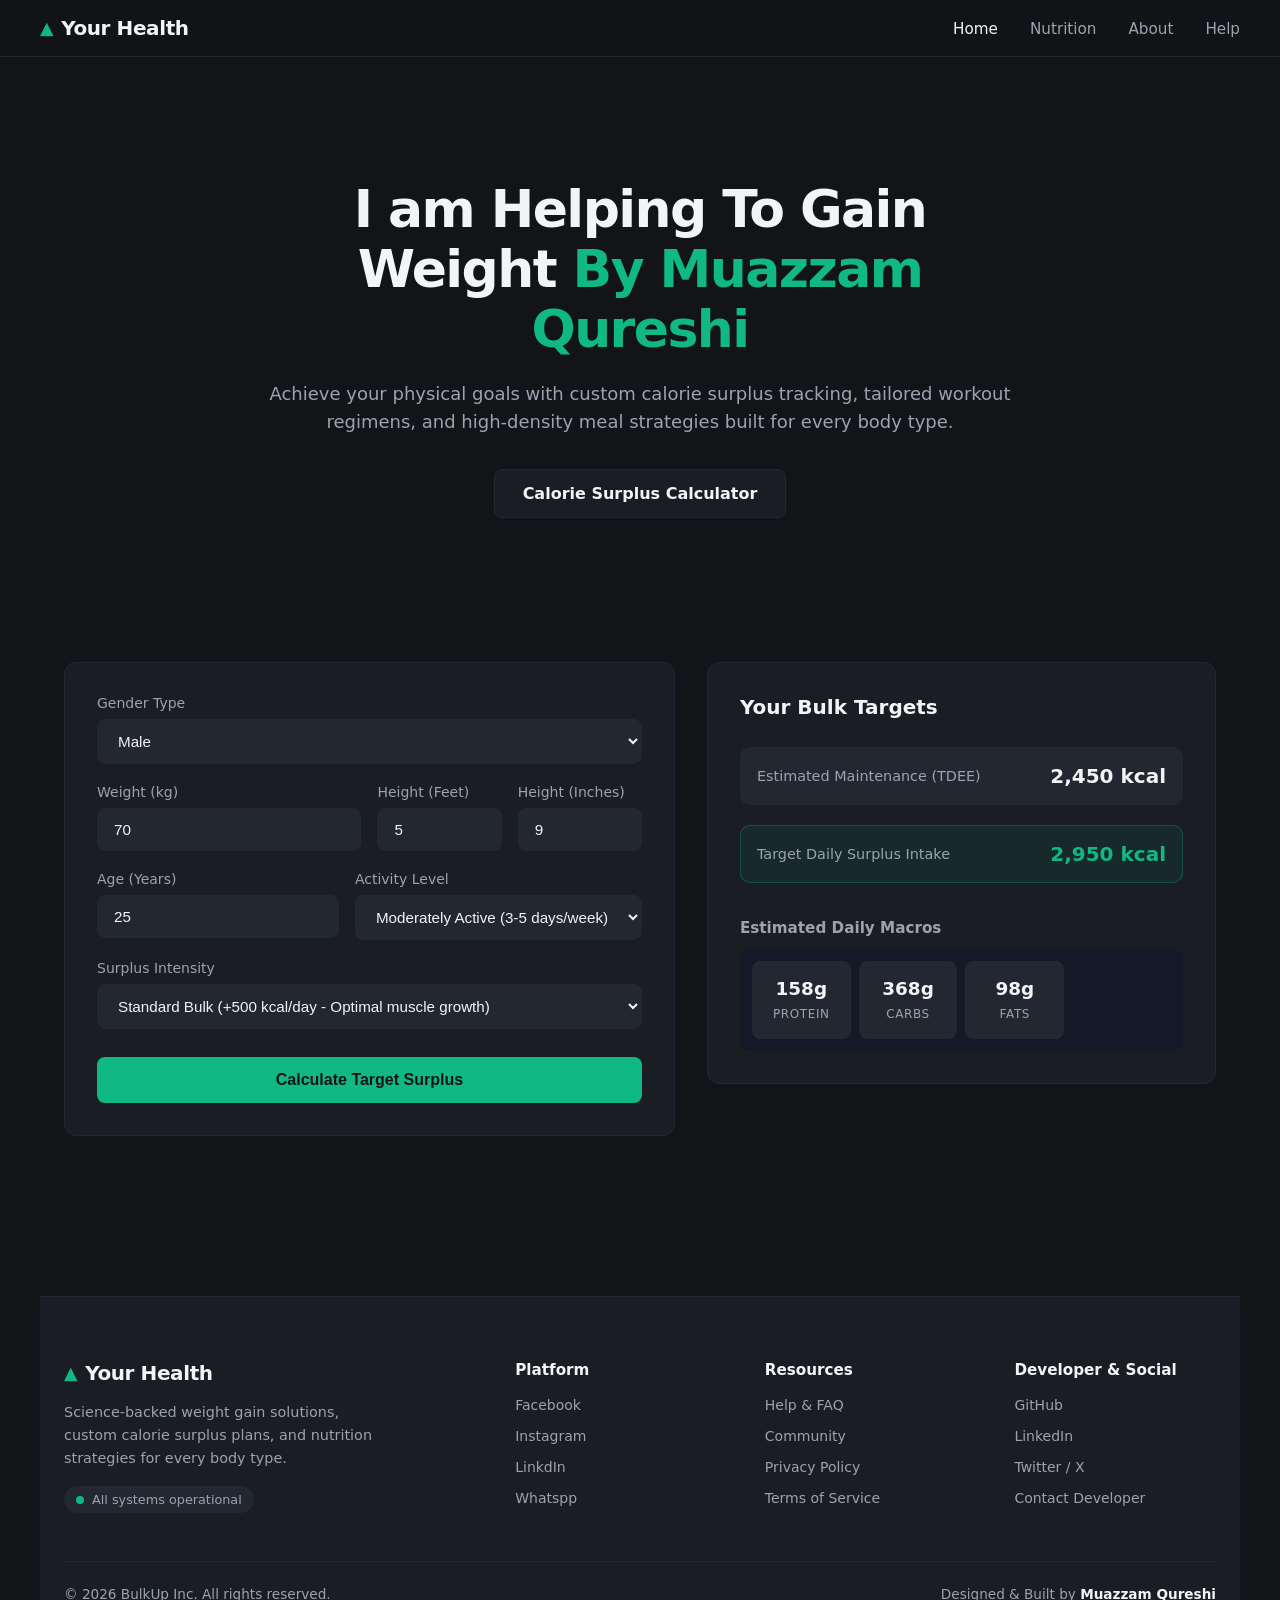
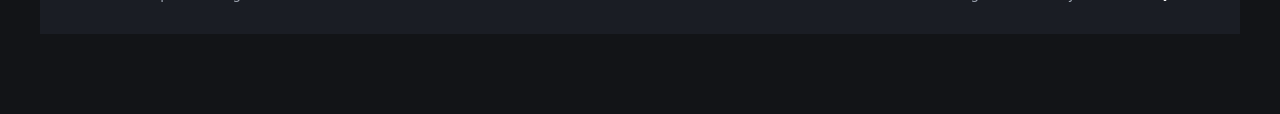
<file: index.html>
<!DOCTYPE html>
<html lang="en">
<head>
    <meta charset="UTF-8">
    <meta name="viewport" content="width=device-width, initial-scale=1.0">
    <link rel="stylesheet" href="style.css">



    <title>The Meals Plan</title>

</head>
<body>
    <header class="navbar-header">
  <nav class="navbar">
    <!-- Brand Logo / Name -->
    <a href="#" class="brand-logo">
      <span class="logo-icon">▲</span>Your Health
    </a>

    <!-- Navigation Links -->
    <ul class="nav-links">
      <li><a href="Home.html" class="nav-link active">Home</a></li>
      <li><a href="Nutrition.html" class="nav-link">Nutrition</a></li>
      <li><a href="About.html" class="nav-link">About</a></li>
      <li><a href="Help.html" class="nav-link">Help</a></li>
    </ul>

    
</header>
<main class="hero-container">
  <!-- Main Banner / Content -->
  <section class="hero-content">
  
    <h1 class="hero-title">
      I am Helping To Gain Weight <span class="highlight">By Muazzam Qureshi</span>
    </h1>
    <p class="hero-description">
      Achieve your physical goals with custom calorie surplus tracking, tailored workout regimens, and high-density meal strategies built for every body type.
    </p>
    <div class="cta-group">

      <a href="#calculator" class="btn-secondary">Calorie Surplus Calculator</a>
    </div>
  </section>
<section id="calculator" class="calc-section">
  <div class="calc-container">
    

    <div class="calc-grid">
      <!-- Input Form Card -->
      <div class="card calc-form">
        <div class="input-group">
          <label for="gender">Gender Type</label>
          <select id="gender" class="form-control">
            <option value="male">Male</option>
            <option value="female">Female</option>
          </select>
        </div>

        <div class="input-row">
          <div class="input-group">
            <label for="weight">Weight (kg)</label>
            <input type="number" id="weight" class="form-control" value="70" min="30" max="250">
          </div>
         <div class="input-row">
          <div class="input-group">
            <label for="height-feet">Height (Feet)</label>
            <input type="number" id="height-feet" class="form-control" value="5" min="3" max="8">
          </div>
          <div class="input-group">
            <label for="height-inches">Height (Inches)</label>
            <input type="number" id="height-inches" class="form-control" value="9" min="0" max="11">
          </div>
        </div>
        </div>

        <div class="input-row">
          <div class="input-group">
            <label for="age">Age (Years)</label>
            <input type="number" id="age" class="form-control" value="25" min="10" max="100">
          </div>
          <div class="input-group">
            <label for="activity">Activity Level</label>
            <select id="activity" class="form-control">
              <option value="1.2">Sedentary (Little/No exercise)</option>
              <option value="1.375">Lightly Active (1-3 days/week)</option>
              <option value="1.55" selected>Moderately Active (3-5 days/week)</option>
              <option value="1.725">Very Active (6-7 days/week)</option>
            </select>
          </div>
        </div>
        <script src="script.js"></script>

        <div class="input-group">
          <label for="surplus-target">Surplus Intensity</label>
          <select id="surplus-target" class="form-control">
            <option value="300">Lean Bulk (+300 kcal/day - Minimal fat gain)</option>
            <option value="500" selected>Standard Bulk (+500 kcal/day - Optimal muscle growth)</option>
            <option value="750">Aggressive Bulk (+750 kcal/day - Rapid mass building)</option>
          </select>
        </div>

        <button type="button" id="calculate-btn" class="btn-primary calc-submit">Calculate Target Surplus</button>
      </div>

      <!-- Results Display Card -->
      <div class="card calc-results">
        <h3>Your Bulk Targets</h3>
        
        <div class="result-box">
          <span class="result-label">Estimated Maintenance (TDEE)</span>
          <span id="res-tdee" class="result-value">2,450 kcal</span>
        </div>

        <div class="result-box highlight-box">
          <span class="result-label">Target Daily Surplus Intake</span>
          <span id="res-surplus" class="result-value">2,950 kcal</span>
        </div>

        <div class="macro-breakdown">
          <h4>Estimated Daily Macros</h4>
          <div class="macro-grid">
            <div class="macro-card">
              <span id="res-protein" class="macro-number">158g</span>
              <span class="macro-name">Protein</span>
            </div>
            <div class="macro-card">
              <span id="res-carbs" class="macro-number">368g</span>
              <span class="macro-name">Carbs</span>
            </div>
            <div class="macro-card">
              <span id="res-fats" class="macro-number">98g</span>
              <span class="macro-name">Fats</span>
            </div>
          </div>
        </div>
      </div>
    </div>
  </div>
</section>
<footer class="footer-container">
  <div class="footer-content">
    <!-- Brand & Mission Column -->
    <div class="footer-brand">
      <a href="#" class="brand-logo">
        <span class="logo-icon">▲</span>Your Health
      </a>
      <p class="brand-description">
        Science-backed weight gain solutions, custom calorie surplus plans, and nutrition strategies for every body type.
      </p>
      <div class="status-indicator">
        <span class="status-dot"></span> All systems operational
      </div>
    </div>

    <!-- Quick Links Column -->
    <div class="footer-column">
      <h4>Platform</h4>
      <ul>
        <li><a href="#home">Facebook</a></li>
        <li><a href="#nutrition">Instagram</a></li>
        <li><a href="#calculator">LinkdIn</a></li>
        <li><a href="#about">Whatspp</a></li>
      </ul>
    </div>

    <!-- Support Column -->
    <div class="footer-column">
      <h4>Resources</h4>
      <ul>
        <li><a href="#help">Help & FAQ</a></li>
        <li><a href="#community">Community</a></li>
        <li><a href="#privacy">Privacy Policy</a></li>
        <li><a href="#terms">Terms of Service</a></li>
      </ul>
    </div>

    <!-- Developer / Connect Column -->
    <div class="footer-column">
      <h4>Developer & Social</h4>
      <ul class="social-links">
        <li><a href="https://github.com" target="_blank" rel="noopener noreferrer">GitHub</a></li>
        <li><a href="https://linkedin.com" target="_blank" rel="noopener noreferrer">LinkedIn</a></li>
        <li><a href="https://twitter.com" target="_blank" rel="noopener noreferrer">Twitter / X</a></li>
        <li><a href="mailto:contact@bulkup.com">Contact Developer</a></li>
      </ul>
    </div>
  </div>

  <!-- Bottom Copyright & Developer Credit -->
  <div class="footer-bottom">
    <p>&copy; 2026 BulkUp Inc. All rights reserved.</p>
    <p class="dev-credit">Designed & Built by <span class="highlight">Muazzam Qureshi</span></p>
  </div>
</footer>
    
</body>
</html>
</file>
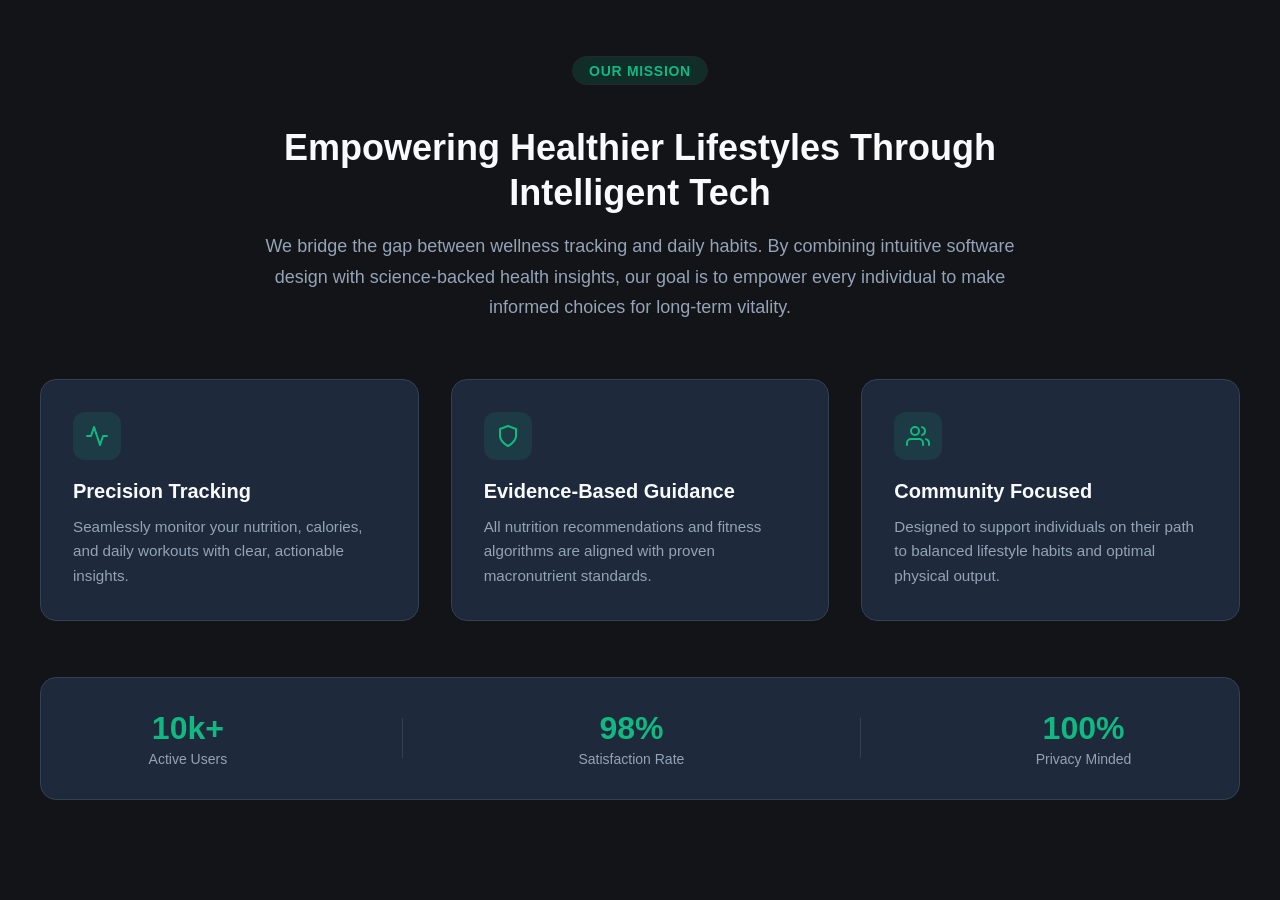
<file: About.html>
<!DOCTYPE html>
<html lang="en">
<head>
    <meta charset="UTF-8">
    <meta name="viewport" content="width=device-width, initial-scale=1.0">
    <title>About</title>
    <link rel="stylesheet" href="style.css">
</head>
<body>
    <section id="about-section" class="about-container">
  <!-- Hero / Header Section -->
  <div class="about-header">
    <span class="badge">Our Mission</span>
    <h2>Empowering Healthier Lifestyles Through Intelligent Tech</h2>
    <p class="about-lead">
      We bridge the gap between wellness tracking and daily habits. By combining intuitive software design with science-backed health insights, our goal is to empower every individual to make informed choices for long-term vitality.
    </p>
  </div>

  <!-- Feature Cards Grid -->
  <div class="about-features-grid">
    <div class="about-card">
      <div class="card-icon">
        <svg xmlns="http://www.w3.org/2000/svg" width="24" height="24" viewBox="0 0 24 24" fill="none" stroke="currentColor" stroke-width="2" stroke-linecap="round" stroke-linejoin="round"><path d="M22 12h-4l-3 9L9 3l-3 9H2"/></svg>
      </div>
      <h3>Precision Tracking</h3>
      <p>Seamlessly monitor your nutrition, calories, and daily workouts with clear, actionable insights.</p>
    </div>

    <div class="about-card">
      <div class="card-icon">
        <svg xmlns="http://www.w3.org/2000/svg" width="24" height="24" viewBox="0 0 24 24" fill="none" stroke="currentColor" stroke-width="2" stroke-linecap="round" stroke-linejoin="round"><path d="M12 22s8-4 8-10V5l-8-3-8 3v7c0 6 8 10 8 10z"/></svg>
      </div>
      <h3>Evidence-Based Guidance</h3>
      <p>All nutrition recommendations and fitness algorithms are aligned with proven macronutrient standards.</p>
    </div>

    <div class="about-card">
      <div class="card-icon">
        <svg xmlns="http://www.w3.org/2000/svg" width="24" height="24" viewBox="0 0 24 24" fill="none" stroke="currentColor" stroke-width="2" stroke-linecap="round" stroke-linejoin="round"><path d="M17 21v-2a4 4 0 0 0-4-4H5a4 4 0 0 0-4 4v2"/><circle cx="9" cy="7" r="4"/><path d="M23 21v-2a4 4 0 0 0-3-3.87"/><path d="M16 3.13a4 4 0 0 1 0 7.75"/></svg>
      </div>
      <h3>Community Focused</h3>
      <p>Designed to support individuals on their path to balanced lifestyle habits and optimal physical output.</p>
    </div>
  </div>

  <!-- Metrics / Stats Bar -->
  <div class="about-stats-bar">
    <div class="stat-item">
      <span class="stat-number">10k+</span>
      <span class="stat-label">Active Users</span>
    </div>
    <div class="stat-divider"></div>
    <div class="stat-item">
      <span class="stat-number">98%</span>
      <span class="stat-label">Satisfaction Rate</span>
    </div>
    <div class="stat-divider"></div>
    <div class="stat-item">
      <span class="stat-number">100%</span>
      <span class="stat-label">Privacy Minded</span>
    </div>
  </div>
</section>
    
</body>
</html>
</file>
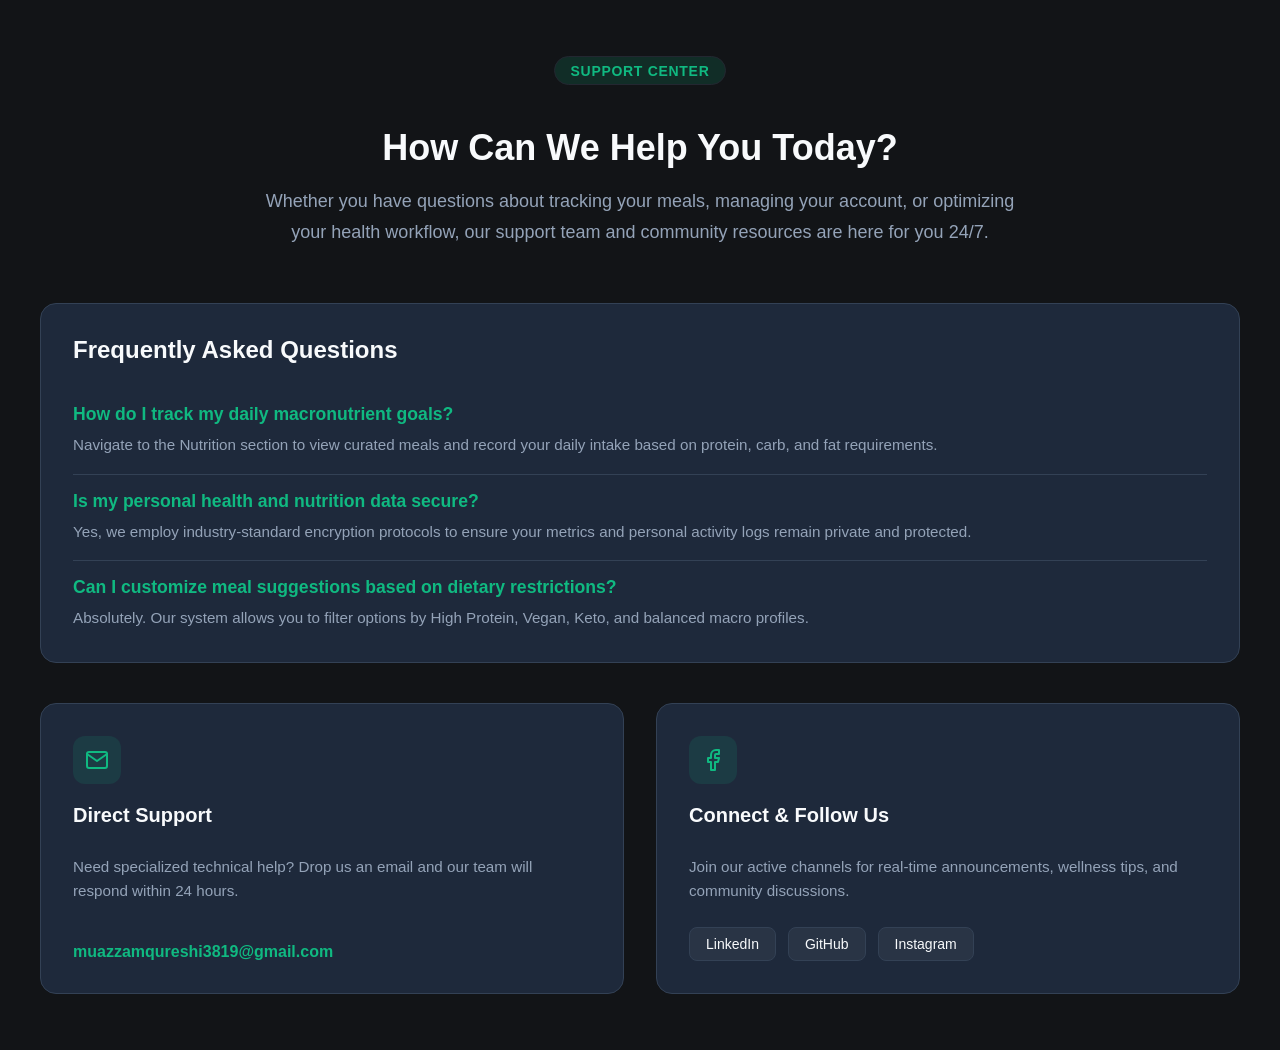
<file: Help.html>
<!DOCTYPE html>
<html lang="en">
<head>
    <meta charset="UTF-8">
    <meta name="viewport" content="width=device-width, initial-scale=1.0">
    <title>Help</title>
    <link rel="stylesheet" href="style.css">
</head>
<body>
    <section id="help-section" class="help-container">
  <!-- Header Section -->
  <div class="help-header">
    <span class="badge">Support Center</span>
    <h2>How Can We Help You Today?</h2>
    <p class="help-lead">
      Whether you have questions about tracking your meals, managing your account, or optimizing your health workflow, our support team and community resources are here for you 24/7.
    </p>
  </div>

  <!-- FAQ Section -->
  <div class="faq-container">
    <h3>Frequently Asked Questions</h3>
    
    <div class="faq-item">
      <h4 class="faq-question">How do I track my daily macronutrient goals?</h4>
      <p class="faq-answer">Navigate to the Nutrition section to view curated meals and record your daily intake based on protein, carb, and fat requirements.</p>
    </div>

    <div class="faq-item">
      <h4 class="faq-question">Is my personal health and nutrition data secure?</h4>
      <p class="faq-answer">Yes, we employ industry-standard encryption protocols to ensure your metrics and personal activity logs remain private and protected.</p>
    </div>

    <div class="faq-item">
      <h4 class="faq-question">Can I customize meal suggestions based on dietary restrictions?</h4>
      <p class="faq-answer">Absolutely. Our system allows you to filter options by High Protein, Vegan, Keto, and balanced macro profiles.</p>
    </div>
  </div>

  <!-- Help & Social Media Grid -->
  <div class="support-grid">
    <!-- Direct Contact Card -->
    <div class="support-card">
      <div class="card-icon">
        <svg xmlns="http://www.w3.org/2000/svg" width="24" height="24" viewBox="0 0 24 24" fill="none" stroke="currentColor" stroke-width="2" stroke-linecap="round" stroke-linejoin="round"><path d="M4 4h16c1.1 0 2 .9 2 2v12c0 1.1-.9 2-2 2H4c-1.1 0-2-.9-2-2V6c0-1.1.9-2 2-2z"/><polyline points="22,6 12,13 2,6"/></svg>
      </div>
      <h3>Direct Support</h3>
      <p>Need specialized technical help? Drop us an email and our team will respond within 24 hours.</p>
      <a href="mailto:support@vibecheckhealth.com" class="support-link">muazzamqureshi3819@gmail.com</a>
    </div>

    <!-- Social Media Card -->
    <div class="support-card">
      <div class="card-icon">
        <svg xmlns="http://www.w3.org/2000/svg" width="24" height="24" viewBox="0 0 24 24" fill="none" stroke="currentColor" stroke-width="2" stroke-linecap="round" stroke-linejoin="round"><path d="M18 2h-3a5 5 0 0 0-5 5v3H7v4h3v8h4v-8h3l1-4h-4V7a1 1 0 0 1 1-1h3z"/></svg>
      </div>
      <h3>Connect & Follow Us</h3>
      <p>Join our active channels for real-time announcements, wellness tips, and community discussions.</p>
      
      <div class="social-links font-sans">
        <a href="https://linkedin.com" target="_blank" rel="noopener noreferrer" class="social-btn">
          <span>LinkedIn</span>
        </a>
        <a href="https://github.com" target="_blank" rel="noopener noreferrer" class="social-btn">
          <span>GitHub</span>
        </a>
        <a href="https://Instagram.com" target="_blank" rel="noopener noreferrer" class="social-btn">
          <span>Instagram</span>
        </a>
      </div>
    </div>
  </div>
</section>
    
</body>
</html>
</file>
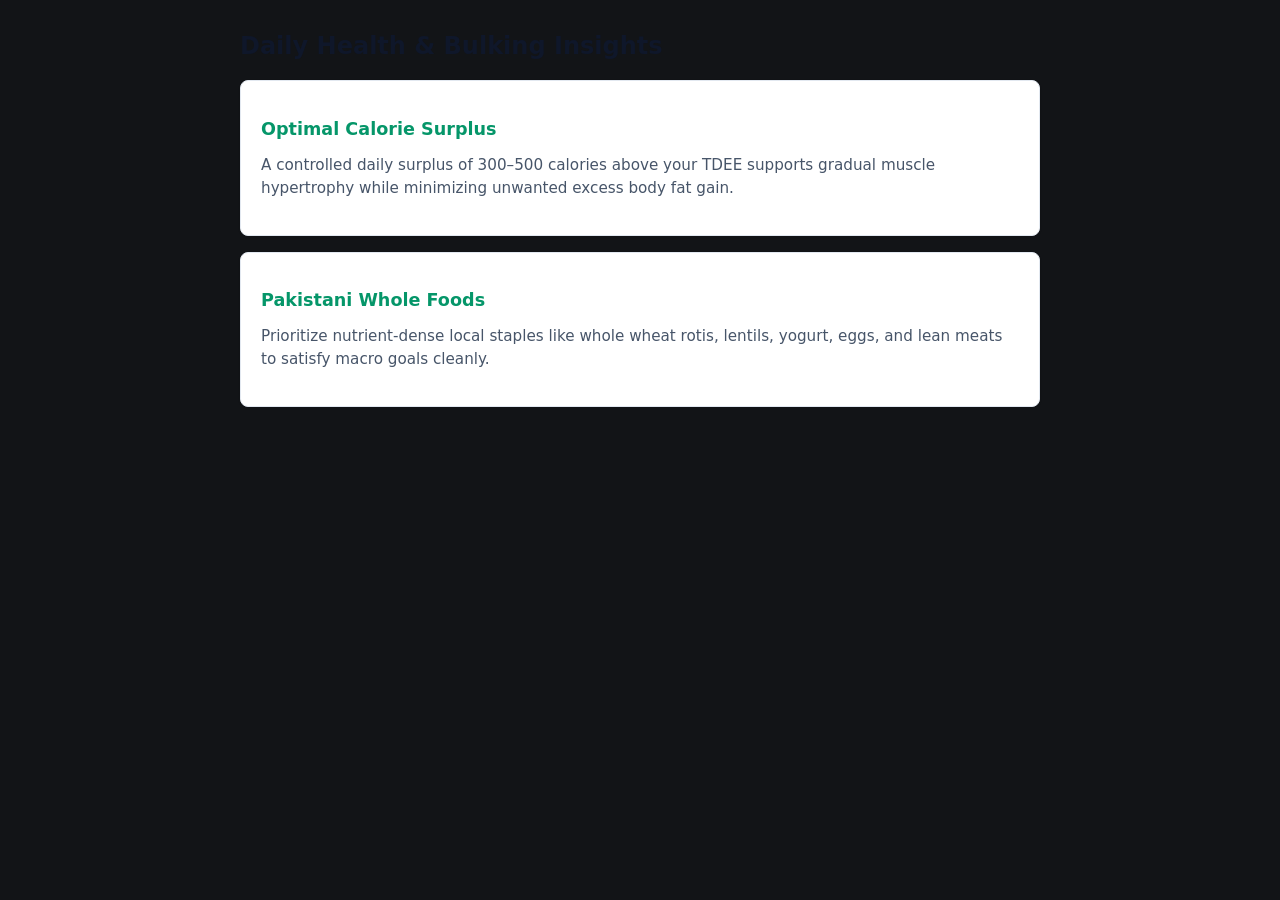
<file: Home.html>
<!DOCTYPE html>
<html lang="en">
<head>
    <meta charset="UTF-8">
    <meta name="viewport" content="width=device-width, initial-scale=1.0">
    <title>Home</title>
    <link rel="stylesheet" href="style.css">

</head>
<body>
    <section id="health-content" class="health-section">
    <h2>Daily Health & Bulking Insights</h2>
    
    <div class="health-card">
        <h3>Optimal Calorie Surplus</h3>
        <p>A controlled daily surplus of 300–500 calories above your TDEE supports gradual muscle hypertrophy while minimizing unwanted excess body fat gain.</p>
    </div>

    
    <div class="health-card">
        <h3>Pakistani Whole Foods</h3>
        <p>Prioritize nutrient-dense local staples like whole wheat rotis, lentils, yogurt, eggs, and lean meats to satisfy macro goals cleanly.</p>
    </div>
</section>
    
</body>
</html>
</file>
<file: style.css>
:root {
  /* --- Backgrounds & Surfaces --- */
  --bg-primary: #121417;       /* Deep matte charcoal (Main body background) */
  --bg-secondary: #1A1D24;     /* Elevated surfaces (Cards, modals, containers) */
  --bg-tertiary: #232731;      /* Interactive elements (Hover states, borders) */

  /* --- Typography --- */
  --text-main: #F3F4F6;        /* Crisp off-white for high-contrast readability */
  --text-muted: #9CA3AF;       /* Soft gray for secondary text and subtitles */

  /* --- Brand & Action Accents --- */
  --accent-growth: #10B981;    /* Vital Emerald Green (Signifies growth, health, success) */
  --accent-energy: #F59E0B;    /* Warm Amber (Signifies energy, calories, action buttons) */
  
  /* --- Functional --- */
  --border-color: #2D3748;     /* Subtle borders for component separation */
}

/* Base application styling using the variables */
body {
  background-color: var(--bg-primary);
  color: var(--text-main);
  font-family: system-ui, -apple-system, BlinkMacSystemFont, "Segoe UI", Roboto, sans-serif;
  margin: 0;
  padding: 0;
}

.card {
  background-color: var(--bg-secondary);
  border: 1px solid var(--border-color);
  border-radius: 12px;
  padding: 24px;
}

.btn-primary {
  background-color: var(--accent-growth);
  color: #121417;
  font-weight: 600;
  border: none;
  border-radius: 8px;
  padding: 12px 24px;
  cursor: pointer;
  transition: opacity 0.2s ease;
}

.btn-primary:hover {
  opacity: 0.9;
}
/* Core Variables Integration */
:root {
  --bg-primary: #121417;
  --bg-secondary: #1A1D24;
  --bg-navbar: rgba(18, 20, 23, 0.85); /* Glassmorphism background */
  --text-main: #F3F4F6;
  --text-muted: #9CA3AF;
  --accent-growth: #10B981;
  --border-color: #232731;
}

/* Header Container */
.navbar-header {
  position: sticky;
  top: 0;
  width: 100%;
  z-index: 1000;
  background-color: var(--bg-navbar);
  backdrop-filter: blur(12px); /* Modern blur effect */
  -webkit-backdrop-filter: blur(12px);
  border-bottom: 1px solid var(--border-color);
}

/* Navbar Flexbox Container */
.navbar {
  max-width: 1200px;
  margin: 0 auto;
  display: flex;
  justify-content: space-between;
  align-items: center;
  padding: 16px 24px;
}

/* Brand Logo */
.brand-logo {
  font-size: 1.25rem;
  font-weight: 700;
  color: var(--text-main);
  text-decoration: none;
  display: flex;
  align-items: center;
  gap: 8px;
  letter-spacing: -0.02em;
}

.logo-icon {
  color: var(--accent-growth);
  font-size: 1.1rem;
}

/* Navigation Links */
.nav-links {
  display: flex;
  list-style: none;
  gap: 32px;
  margin: 0;
  padding: 0;
}

.nav-link {
  color: var(--text-muted);
  text-decoration: none;
  font-size: 0.95rem;
  font-weight: 500;
  transition: color 0.2s ease;
}

.nav-link:hover,
.nav-link.active {
  color: var(--text-main);
}

/* Primary Action Button */
.btn-nav {
  background-color: var(--accent-growth);
  color: #121417;
  padding: 10px 20px;
  border-radius: 8px;
  text-decoration: none;
  font-size: 0.9rem;
  font-weight: 600;
  transition: opacity 0.2s ease, transform 0.1s ease;
}

.btn-nav:hover {
  opacity: 0.9;
}

.btn-nav:active {
  transform: scale(0.98);
}

/* Responsive Rules for Smaller Screens */
@media (max-width: 768px) {
  .nav-links {
    gap: 16px;
  }
  
  .nav-link {
    font-size: 0.875rem;
  }

  .btn-nav {
    padding: 8px 14px;
    font-size: 0.85rem;
  }
}
/* Core Variables Integration */
:root {
  --bg-primary: #121417;
  --bg-secondary: #1A1D24;
  --bg-tertiary: #232731;
  --text-main: #F3F4F6;
  --text-muted: #9CA3AF;
  --accent-growth: #10B981;
  --accent-energy: #F59E0B;
  --border-color: #232731;
}

/* Layout Container */
.hero-container {
  max-width: 1200px;
  margin: 0 auto;
  padding: 80px 24px;
}

/* Hero Section */
.hero-content {
  text-align: center;
  max-width: 760px;
  margin: 0 auto 64px auto;
}

.badge {
  display: inline-block;
  background-color: var(--bg-tertiary);
  color: var(--accent-growth);
  border: 1px solid var(--border-color);
  padding: 6px 16px;
  border-radius: 20px;
  font-size: 0.85rem;
  font-weight: 600;
  margin-bottom: 24px;
}

.hero-title {
  font-size: 3.25rem;
  font-weight: 800;
  line-height: 1.15;
  letter-spacing: -0.03em;
  color: var(--text-main);
  margin-bottom: 20px;
}

.hero-title .highlight {
  color: var(--accent-growth);
}

.hero-description {
  font-size: 1.125rem;
  color: var(--text-muted);
  line-height: 1.6;
  margin-bottom: 32px;
}

/* CTA Buttons */
.cta-group {
  display: flex;
  gap: 16px;
  justify-content: center;
}

.btn-primary {
  background-color: var(--accent-growth);
  color: #121417;
  padding: 14px 28px;
  border-radius: 8px;
  text-decoration: none;
  font-weight: 600;
  font-size: 1rem;
  transition: opacity 0.2s ease, transform 0.1s ease;
}

.btn-secondary {
  background-color: var(--bg-secondary);
  color: var(--text-main);
  border: 1px solid var(--border-color);
  padding: 14px 28px;
  border-radius: 8px;
  text-decoration: none;
  font-weight: 600;
  font-size: 1rem;
  transition: background-color 0.2s ease;
}

.btn-primary:hover,
.btn-secondary:hover {
  opacity: 0.9;
}

.btn-secondary:hover {
  background-color: var(--bg-tertiary);
}

/* Features Grid */
.features-grid {
  display: grid;
  grid-template-columns: repeat(auto-fit, minmax(280px, 1fr));
  gap: 24px;
}

.card {
  background-color: var(--bg-secondary);
  border: 1px solid var(--border-color);
  border-radius: 12px;
  padding: 32px;
  transition: transform 0.2s ease, border-color 0.2s ease;
}

.card:hover {
  transform: translateY(-4px);
  border-color: #374151;
}

.card-icon {
  font-size: 2rem;
  margin-bottom: 16px;
}

.card h3 {
  font-size: 1.25rem;
  color: var(--text-main);
  margin-bottom: 8px;
  font-weight: 600;
}

.card p {
  color: var(--text-muted);
  font-size: 0.95rem;
  line-height: 1.5;
  margin: 0;
}

/* Responsive Rules */
@media (max-width: 768px) {
  .hero-title {
    font-size: 2.25rem;
  }
  
  .cta-group {
    flex-direction: column;
  }

  .hero-container {
    padding: 40px 16px;
  }
}
/* Core Variables Integration */
:root {
  --bg-primary: #121417;
  --bg-secondary: #1A1D24;
  --bg-tertiary: #232731;
  --text-main: #F3F4F6;
  --text-muted: #9CA3AF;
  --accent-growth: #10B981;
  --border-color: #232731;
}

/* Footer Outer Container */
.footer-container {
  background-color: var(--bg-secondary);
  border-top: 1px solid var(--border-color);
  padding: 64px 24px 32px 24px;
  margin-top: 80px;
}

/* Footer Content Grid */
.footer-content {
  max-width: 1200px;
  margin: 0 auto;
  display: grid;
  grid-template-columns: 2fr repeat(3, 1fr);
  gap: 48px;
  padding-bottom: 48px;
  border-bottom: 1px solid var(--border-color);
}

/* Brand Column */
.footer-brand {
  display: flex;
  flex-direction: column;
  gap: 16px;
}

.brand-description {
  color: var(--text-muted);
  font-size: 0.9rem;
  line-height: 1.6;
  max-width: 320px;
  margin: 0;
}

/* System Status Pill */
.status-indicator {
  display: inline-flex;
  align-items: center;
  gap: 8px;
  font-size: 0.8rem;
  color: var(--text-muted);
  background-color: var(--bg-tertiary);
  padding: 6px 12px;
  border-radius: 20px;
  width: fit-content;
}

.status-dot {
  width: 8px;
  height: 8px;
  background-color: var(--accent-growth);
  border-radius: 50%;
  display: inline-block;
}

/* Navigation & Developer Columns */
.footer-column h4 {
  color: var(--text-main);
  font-size: 0.95rem;
  font-weight: 600;
  margin: 0 0 16px 0;
}

.footer-column ul {
  list-style: none;
  padding: 0;
  margin: 0;
  display: flex;
  flex-direction: column;
  gap: 12px;
}

.footer-column a {
  color: var(--text-muted);
  text-decoration: none;
  font-size: 0.875rem;
  transition: color 0.2s ease;
}

.footer-column a:hover {
  color: var(--accent-growth);
}

/* Footer Bottom Bar */
.footer-bottom {
  max-width: 1200px;
  margin: 24px auto 0 auto;
  display: flex;
  justify-content: space-between;
  align-items: center;
  color: var(--text-muted);
  font-size: 0.85rem;
}

.footer-bottom p {
  margin: 0;
}

.dev-credit .highlight {
  color: var(--text-main);
  font-weight: 600;
}

/* Responsive Layout */
@media (max-width: 900px) {
  .footer-content {
    grid-template-columns: 1fr 1fr;
    gap: 32px;
  }
}

@media (max-width: 580px) {
  .footer-content {
    grid-template-columns: 1fr;
  }

  .footer-bottom {
    flex-direction: column;
    gap: 12px;
    text-align: center;
  }
}
/* Calculator Section Layout */
.calc-section {
  padding: 80px 24px;
  max-width: 1200px;
  margin: 0 auto;
}

.calc-header {
  text-align: center;
  max-width: 600px;
  margin: 0 auto 48px auto;
}

.calc-header h2 {
  font-size: 2.25rem;
  color: var(--text-main);
  margin: 12px 0;
  font-weight: 700;
}

.calc-header p {
  color: var(--text-muted);
  font-size: 1rem;
}

/* Grid System */
.calc-grid {
  display: grid;
  grid-template-columns: 1.2fr 1fr;
  gap: 32px;
  align-items: start;
}

/* Form Styling */
.calc-form {
  display: flex;
  flex-direction: column;
  gap: 20px;
}

.input-row {
  display: grid;
  grid-template-columns: 1fr 1fr;
  gap: 16px;
}

.input-group {
  display: flex;
  flex-direction: column;
  gap: 8px;
}

.input-group label {
  font-size: 0.875rem;
  font-weight: 500;
  color: var(--text-muted);
}

.form-control {
  background-color: var(--bg-tertiary);
  border: 1px solid var(--border-color);
  color: var(--text-main);
  padding: 12px 16px;
  border-radius: 8px;
  font-size: 0.95rem;
  outline: none;
  transition: border-color 0.2s ease;
}

.form-control:focus {
  border-color: var(--accent-growth);
}

.calc-submit {
  width: 100%;
  text-align: center;
  margin-top: 8px;
  cursor: pointer;
}

/* Results Card Styling */
.calc-results {
  display: flex;
  flex-direction: column;
  gap: 20px;
  background-color: var(--bg-secondary);
}

.calc-results h3 {
  font-size: 1.25rem;
  color: var(--text-main);
  margin: 0 0 8px 0;
}

.result-box {
  background-color: var(--bg-tertiary);
  border: 1px solid var(--border-color);
  padding: 16px;
  border-radius: 10px;
  display: flex;
  justify-content: space-between;
  align-items: center;
}

.highlight-box {
  background-color: rgba(16, 185, 129, 0.08);
  border-color: rgba(16, 185, 129, 0.3);
}

.result-label {
  font-size: 0.9rem;
  color: var(--text-muted);
}

.result-value {
  font-size: 1.25rem;
  font-weight: 700;
  color: var(--text-main);
}

.highlight-box .result-value {
  color: var(--accent-growth);
}

/* Macro Breakdown */
.macro-breakdown h4 {
  font-size: 0.95rem;
  color: var(--text-muted);
  margin: 16px 0 12px 0;
}

.macro-grid {
  display: grid;
  grid-template-columns: repeat(3, 1fr);
  gap: 12px;
}

.macro-card {
  background-color: var(--bg-tertiary);
  border: 1px solid var(--border-color);
  border-radius: 8px;
  padding: 16px;
  text-align: center;
}

.macro-number {
  display: block;
  font-size: 1.15rem;
  font-weight: 700;
  color: var(--text-main);
  margin-bottom: 4px;
}

.macro-name {
  font-size: 0.75rem;
  color: var(--text-muted);
  text-transform: uppercase;
  letter-spacing: 0.05em;
}

/* Responsive Rules */
@media (max-width: 900px) {
  .calc-grid {
    grid-template-columns: 1fr;
  }
}
.home-nav-btn {
    background: transparent;
    border: none;
    font-size: 1rem;
    font-weight: 500;
    color: #334155;
    cursor: pointer;
    padding: 0.5rem 1rem;
    transition: color 0.2s ease;
}

.home-nav-btn:hover {
    color: #059669; /* Accent health green */
}
.health-section {
    max-width: 800px;
    margin: 2rem auto;
    padding: 0 1rem;
}

.health-section h2 {
    font-size: 1.5rem;
    color: #0f172a;
    margin-bottom: 1.25rem;
    font-weight: 700;
}

.health-card {
    background-color: #ffffff;
    border: 1px solid #e2e8f0;
    border-radius: 0.5rem;
    padding: 1.25rem;
    margin-bottom: 1rem;
    box-shadow: 0 1px 3px rgba(0, 0, 0, 0.05);
}

.health-card h3 {
    font-size: 1.1rem;
    color: #059669; /* Health accent color */
    margin-bottom: 0.5rem;
}

.health-card p {
    font-size: 0.95rem;
    color: #475569;
    line-height: 1.5;
}
:root {
  --primary-color: #10b981;
  --primary-dark: #059669;
  --bg-color: #0f172a;
  --card-bg: #1e293b;
  --text-primary: #f8fafc;
  --text-secondary: #94a3b8;
  --accent-border: #334155;
  --radius: 16px;
  --transition: all 0.3s cubic-bezier(0.4, 0, 0.2, 1);
}

.nutrition-container {
  max-width: 1200px;
  margin: 0 auto;
  padding: 3rem 1.5rem;
  font-family: -apple-system, BlinkMacSystemFont, "Segoe UI", Roboto, sans-serif;
  color: var(--text-primary);
}

/* Header Styling */
.nutrition-header {
  text-align: center;
  margin-bottom: 3.5rem;
}

.nutrition-header .badge {
  background: rgba(16, 185, 129, 0.15);
  color: var(--primary-color);
  font-size: 0.875rem;
  font-weight: 600;
  padding: 0.35rem 1rem;
  border-radius: 9999px;
  text-transform: uppercase;
  letter-spacing: 0.05em;
}

.nutrition-header h2 {
  font-size: 2.5rem;
  font-weight: 700;
  margin: 0.75rem 0;
  color: var(--text-primary);
}

.nutrition-header p {
  color: var(--text-secondary);
  font-size: 1.125rem;
  max-width: 600px;
  margin: 0 auto;
}

/* Meals Grid Layout */
.meals-grid {
  display: grid;
  grid-template-columns: repeat(auto-fit, minmax(280px, 1fr));
  gap: 2rem;
}

/* Card Styling */
.meal-card {
  background: var(--card-bg);
  border: 1px solid var(--accent-border);
  border-radius: var(--radius);
  overflow: hidden;
  display: flex;
  flex-direction: column;
  transition: var(--transition);
}

.meal-card:hover {
  transform: translateY(-6px);
  border-color: var(--primary-color);
  box-shadow: 0 20px 25px -5px rgba(0, 0, 0, 0.3), 0 8px 10px -6px rgba(0, 0, 0, 0.3);
}

.meal-image-wrapper {
  position: relative;
  height: 200px;
  width: 100%;
  overflow: hidden;
}

.meal-image {
  width: 100%;
  height: 100%;
  object-fit: cover;
  transition: var(--transition);
}

.meal-card:hover .meal-image {
  transform: scale(1.05);
}

/* Tags */
.tag {
  position: absolute;
  top: 12px;
  right: 12px;
  font-size: 0.75rem;
  font-weight: 600;
  padding: 0.25rem 0.75rem;
  border-radius: 6px;
  backdrop-filter: blur(8px);
}

.tag-protein { background: rgba(59, 130, 246, 0.85); color: #fff; }
.tag-vegan { background: rgba(16, 185, 129, 0.85); color: #fff; }
.tag-keto { background: rgba(245, 158, 11, 0.85); color: #fff; }
.tag-balanced { background: rgba(139, 92, 246, 0.85); color: #fff; }

/* Content Details */
.meal-content {
  padding: 1.5rem;
  display: flex;
  flex-direction: column;
  flex-grow: 1;
}

.meal-title {
  font-size: 1.25rem;
  font-weight: 600;
  margin: 0 0 0.5rem 0;
}

.meal-description {
  color: var(--text-secondary);
  font-size: 0.9rem;
  line-height: 1.5;
  margin-bottom: 1.5rem;
  flex-grow: 1;
}

/* Macro Grid */
.macro-grid {
  display: grid;
  grid-template-columns: repeat(4, 1fr);
  gap: 0.5rem;
  background: rgba(15, 23, 42, 0.6);
  padding: 0.75rem;
  border-radius: 10px;
  text-align: center;
}

.macro-value {
  display: block;
  font-weight: 700;
  font-size: 1rem;
  color: var(--primary-color);
}

.macro-label {
  display: block;
  font-size: 0.7rem;
  color: var(--text-secondary);
  text-transform: uppercase;
  margin-top: 2px;
}
:root {
  --primary-color: #10b981;
  --primary-dark: #059669;
  --bg-color: #0f172a;
  --card-bg: #1e293b;
  --text-primary: #f8fafc;
  --text-secondary: #94a3b8;
  --accent-border: #334155;
  --radius: 16px;
  --transition: all 0.3s cubic-bezier(0.4, 0, 0.2, 1);
}

.about-container {
  max-width: 1200px;
  margin: 0 auto;
  padding: 3.5rem 1.5rem;
  font-family: -apple-system, BlinkMacSystemFont, "Segoe UI", Roboto, sans-serif;
  color: var(--text-primary);
}

/* Header Section */
.about-header {
  text-align: center;
  max-width: 750px;
  margin: 0 auto 3.5rem auto;
}

.about-header .badge {
  background: rgba(16, 185, 129, 0.15);
  color: var(--primary-color);
  font-size: 0.875rem;
  font-weight: 600;
  padding: 0.35rem 1rem;
  border-radius: 9999px;
  text-transform: uppercase;
  letter-spacing: 0.05em;
}

.about-header h2 {
  font-size: 2.25rem;
  font-weight: 700;
  margin: 1rem 0;
  line-height: 1.25;
  color: var(--text-primary);
}

.about-lead {
  color: var(--text-secondary);
  font-size: 1.125rem;
  line-height: 1.7;
  margin: 0;
}

/* Feature Cards Grid */
.about-features-grid {
  display: grid;
  grid-template-columns: repeat(auto-fit, minmax(280px, 1fr));
  gap: 2rem;
  margin-bottom: 3.5rem;
}

.about-card {
  background: var(--card-bg);
  border: 1px solid var(--accent-border);
  border-radius: var(--radius);
  padding: 2rem;
  transition: var(--transition);
}

.about-card:hover {
  transform: translateY(-6px);
  border-color: var(--primary-color);
  box-shadow: 0 20px 25px -5px rgba(0, 0, 0, 0.3);
}

.card-icon {
  width: 48px;
  height: 48px;
  border-radius: 12px;
  background: rgba(16, 185, 129, 0.12);
  color: var(--primary-color);
  display: flex;
  align-items: center;
  justify-content: center;
  margin-bottom: 1.25rem;
}

.about-card h3 {
  font-size: 1.25rem;
  font-weight: 600;
  margin: 0 0 0.75rem 0;
}

.about-card p {
  color: var(--text-secondary);
  font-size: 0.95rem;
  line-height: 1.6;
  margin: 0;
}

/* Stats Bar */
.about-stats-bar {
  background: var(--card-bg);
  border: 1px solid var(--accent-border);
  border-radius: var(--radius);
  padding: 2rem;
  display: flex;
  justify-content: space-around;
  align-items: center;
  flex-wrap: wrap;
  gap: 1.5rem;
}

.stat-item {
  text-align: center;
}

.stat-number {
  display: block;
  font-size: 2rem;
  font-weight: 800;
  color: var(--primary-color);
}

.stat-label {
  display: block;
  font-size: 0.875rem;
  color: var(--text-secondary);
  margin-top: 0.25rem;
}

.stat-divider {
  width: 1px;
  height: 40px;
  background-color: var(--accent-border);
}

@media (max-width: 640px) {
  .stat-divider {
    display: none;
  }
}
:root {
  --primary-color: #10b981;
  --primary-dark: #059669;
  --bg-color: #0f172a;
  --card-bg: #1e293b;
  --text-primary: #f8fafc;
  --text-secondary: #94a3b8;
  --accent-border: #334155;
  --radius: 16px;
  --transition: all 0.3s cubic-bezier(0.4, 0, 0.2, 1);
}

.help-container {
  max-width: 1200px;
  margin: 0 auto;
  padding: 3.5rem 1.5rem;
  font-family: -apple-system, BlinkMacSystemFont, "Segoe UI", Roboto, sans-serif;
  color: var(--text-primary);
}

/* Header Section */
.help-header {
  text-align: center;
  max-width: 750px;
  margin: 0 auto 3.5rem auto;
}

.help-header .badge {
  background: rgba(16, 185, 129, 0.15);
  color: var(--primary-color);
  font-size: 0.875rem;
  font-weight: 600;
  padding: 0.35rem 1rem;
  border-radius: 9999px;
  text-transform: uppercase;
  letter-spacing: 0.05em;
}

.help-header h2 {
  font-size: 2.25rem;
  font-weight: 700;
  margin: 1rem 0;
  line-height: 1.25;
}

.help-lead {
  color: var(--text-secondary);
  font-size: 1.125rem;
  line-height: 1.7;
  margin: 0;
}

/* FAQ Accordion / Cards */
.faq-container {
  background: var(--card-bg);
  border: 1px solid var(--accent-border);
  border-radius: var(--radius);
  padding: 2rem;
  margin-bottom: 2.5rem;
}

.faq-container h3 {
  font-size: 1.5rem;
  margin-top: 0;
  margin-bottom: 1.5rem;
  color: var(--text-primary);
}

.faq-item {
  border-bottom: 1px solid var(--accent-border);
  padding: 1rem 0;
}

.faq-item:last-child {
  border-bottom: none;
  padding-bottom: 0;
}

.faq-question {
  font-size: 1.1rem;
  font-weight: 600;
  color: var(--primary-color);
  margin: 0 0 0.5rem 0;
}

.faq-answer {
  color: var(--text-secondary);
  font-size: 0.95rem;
  line-height: 1.6;
  margin: 0;
}

/* Grid Layout for Support Cards */
.support-grid {
  display: grid;
  grid-template-columns: repeat(auto-fit, minmax(300px, 1fr));
  gap: 2rem;
}

.support-card {
  background: var(--card-bg);
  border: 1px solid var(--accent-border);
  border-radius: var(--radius);
  padding: 2rem;
  transition: var(--transition);
  display: flex;
  flex-direction: column;
}

.support-card:hover {
  transform: translateY(-6px);
  border-color: var(--primary-color);
  box-shadow: 0 20px 25px -5px rgba(0, 0, 0, 0.3);
}

.card-icon {
  width: 48px;
  height: 48px;
  border-radius: 12px;
  background: rgba(16, 185, 129, 0.12);
  color: var(--primary-color);
  display: flex;
  align-items: center;
  justify-content: center;
  margin-bottom: 1.25rem;
}

.support-card h3 {
  font-size: 1.25rem;
  font-weight: 600;
  margin: 0 0 0.75rem 0;
}

.support-card p {
  color: var(--text-secondary);
  font-size: 0.95rem;
  line-height: 1.6;
  margin-bottom: 1.5rem;
  flex-grow: 1;
}

.support-link {
  color: var(--primary-color);
  text-decoration: none;
  font-weight: 600;
  word-break: break-all;
}

.support-link:hover {
  text-decoration: underline;
}

/* Social Buttons */
.social-links {
  display: flex;
  gap: 0.75rem;
  flex-wrap: wrap;
}

.social-btn {
  background: rgba(255, 255, 255, 0.05);
  border: 1px solid var(--accent-border);
  color: var(--text-primary);
  padding: 0.5rem 1rem;
  border-radius: 8px;
  font-size: 0.875rem;
  font-weight: 500;
  text-decoration: none;
  transition: var(--transition);
}

.social-btn:hover {
  background: var(--primary-color);
  color: #ffffff;
  border-color: var(--primary-color);
}
</file>
